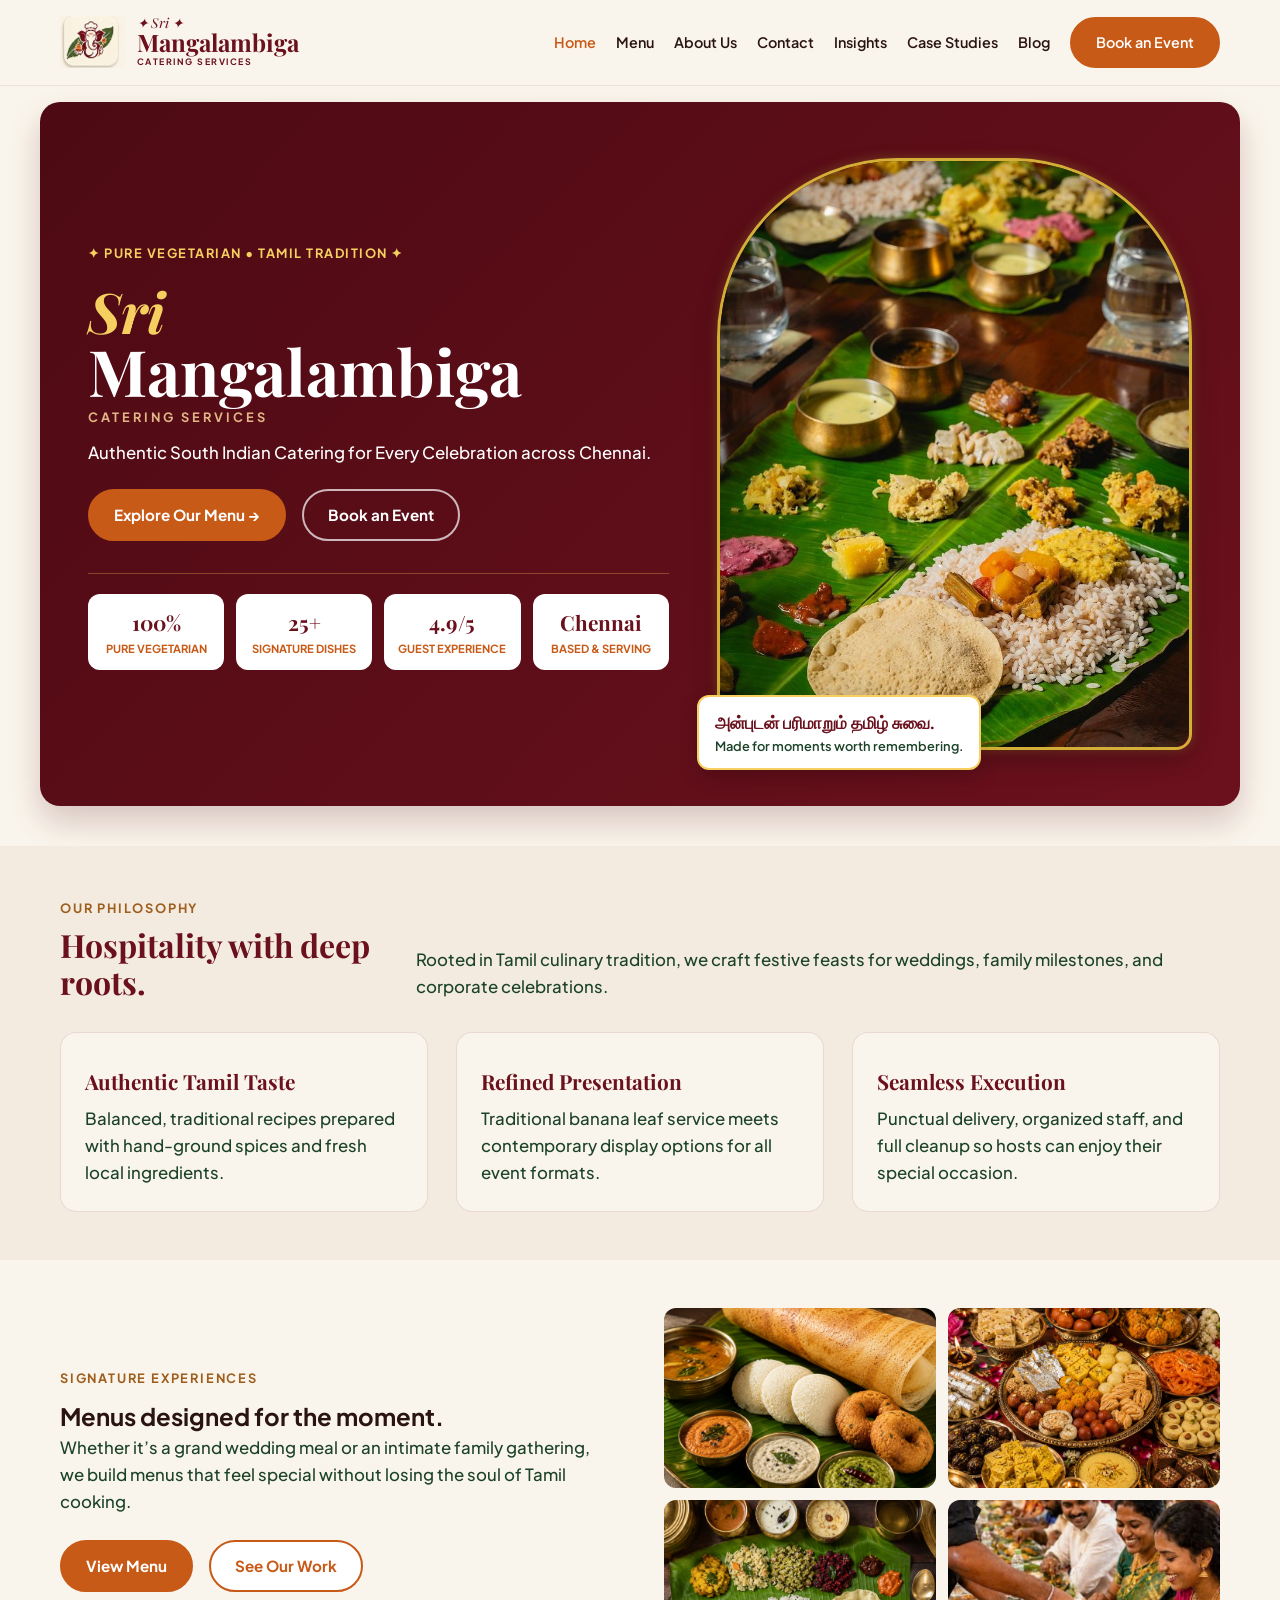
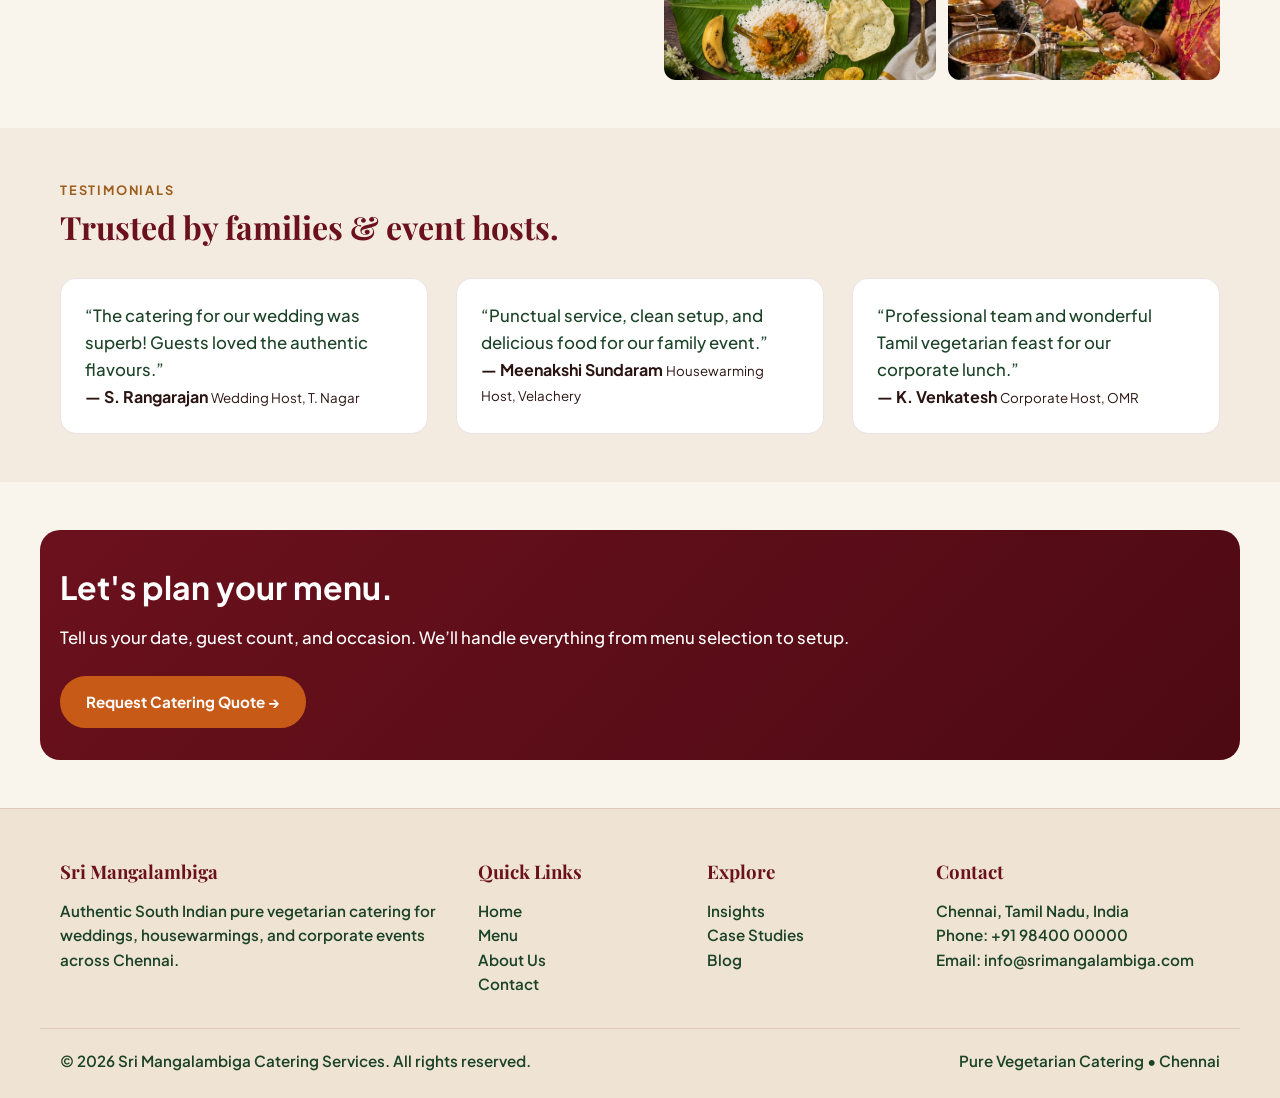
<file: index.html>
<!doctype html>
<html lang="en">
<head>
<meta charset="utf-8">
<meta name="viewport" content="width=device-width, initial-scale=1.0">
<meta name="description" content="Sri Mangalambiga Catering Services — premium pure vegetarian Tamil catering in Chennai.">
<title>Home | Sri Mangalambiga Catering Services</title>
<link rel="icon" href="assets/favicon.png">
<link rel="stylesheet" href="styles.css">
<!-- Google Fonts -->
<link rel="preconnect" href="https://fonts.googleapis.com">
<link rel="preconnect" href="https://fonts.gstatic.com" crossorigin>
<link href="https://fonts.googleapis.com/css2?family=Playfair+Display:ital,wght@0,600;0,700;1,400&family=Plus+Jakarta+Sans:wght@400;500;600;700&display=swap" rel="stylesheet">
</head>
<body>

<header class="site-header">
  <div class="container nav">
    <a class="brand" href="index.html">
      <img src="assets/logo.png" alt="Sri Mangalambiga logo mark">
      <div class="brand-text">
        <span class="brand-prefix">✦ Sri ✦</span>
        <strong class="brand-title">Mangalambiga</strong>
        <small class="brand-subtitle">CATERING SERVICES</small>
      </div>
    </a>
    <button class="menu-toggle" aria-label="Open navigation">☰</button>
    <nav class="nav-links">
      <a class="active" href="index.html">Home</a>
      <a href="menu.html">Menu</a>
      <a href="about.html">About Us</a>
      <a href="contact.html">Contact</a>
      <a href="insights.html">Insights</a>
      <a href="case-studies.html">Case Studies</a>
      <a href="blog.html">Blog</a>
      <a class="btn btn-gold" href="contact.html">Book an Event</a>
    </nav>
  </div>
</header>

<main>
<section class="container hero-dark">
 <div class="hero">
  <div>
    <span class="eyebrow eyebrow-light">✦ PURE VEGETARIAN • TAMIL TRADITION ✦</span>
    
    <h1 class="hero-brand-heading">
      <span class="brand-prefix-large">Sri</span>
      <strong class="brand-title-large">Mangalambiga</strong>
      <small class="brand-subtitle-light">CATERING SERVICES</small>
    </h1>
    
    <p class="lead lead-light">Authentic South Indian Catering for Every Celebration across Chennai.</p>
    
    <div class="actions">
      <a class="btn btn-gold" href="menu.html">Explore Our Menu →</a>
      <a class="btn btn-outline-light" href="contact.html">Book an Event</a>
    </div>
    
    <div class="stat-row-light">
     <div class="stat"><b>100%</b><span>Pure Vegetarian</span></div>
     <div class="stat"><b>25+</b><span>Signature Dishes</span></div>
     <div class="stat"><b>4.9/5</b><span>Guest Experience</span></div>
     <div class="stat"><b>Chennai</b><span>Based & Serving</span></div>
    </div>
  </div>
  
  <div class="hero-visual">
    <div class="hero-card">
      <img src="assets/tamil-vegetarian-feast.jpg" alt="Indian vegetarian food served for a celebration">
    </div>
    <div class="hero-stamp-dark">
      <b>அன்புடன் பரிமாறும் தமிழ் சுவை.</b>
      <span>Made for moments worth remembering.</span>
    </div>
  </div>
 </div>
</section>

<section class="section alt">
 <div class="container">
  <div class="section-head">
   <div>
    <span class="eyebrow">OUR PHILOSOPHY</span>
    <h2>Hospitality with deep roots.</h2>
   </div>
   <p>Rooted in Tamil culinary tradition, we craft festive feasts for weddings, family milestones, and corporate celebrations.</p>
  </div>
  <div class="grid-3">
   <div class="card">
    <h3>Authentic Tamil Taste</h3>
    <p>Balanced, traditional recipes prepared with hand-ground spices and fresh local ingredients.</p>
   </div>
   <div class="card">
    <h3>Refined Presentation</h3>
    <p>Traditional banana leaf service meets contemporary display options for all event formats.</p>
   </div>
   <div class="card">
    <h3>Seamless Execution</h3>
    <p>Punctual delivery, organized staff, and full cleanup so hosts can enjoy their special occasion.</p>
   </div>
  </div>
 </div>
</section>

<section class="section">
 <div class="container">
  <div class="split">
   <div>
    <span class="eyebrow">SIGNATURE EXPERIENCES</span>
    <h2>Menus designed for the moment.</h2>
    <p>Whether it’s a grand wedding meal or an intimate family gathering, we build menus that feel special without losing the soul of Tamil cooking.</p>
    <div class="actions">
      <a class="btn btn-gold" href="menu.html">View Menu</a>
      <a class="btn btn-secondary" href="case-studies.html">See Our Work</a>
    </div>
   </div>
   <div class="food-row">
    <img src="assets/new bf.png" alt="Fresh idli sambar spread">
    <img src="assets/grand sweet.jpeg" alt="Variety of Sweets">
    <img src="assets/south feast.png" alt="Traditional South Indian meals spread">
    <img src="assets/graceful cs.jpeg" alt="Graceful Serving">
   </div>
  </div>
 </div>
</section>

<section class="section alt">
 <div class="container">
  <div class="section-head">
   <div>
    <span class="eyebrow">TESTIMONIALS</span>
    <h2>Trusted by families & event hosts.</h2>
   </div>
  </div>
  <div class="grid-3">
   <div class="card testimonial">
    <p>“The catering for our wedding was superb! Guests loved the authentic flavours.”</p>
    <b>— S. Rangarajan</b>
    <small>Wedding Host, T. Nagar</small>
   </div>
   <div class="card testimonial">
    <p>“Punctual service, clean setup, and delicious food for our family event.”</p>
    <b>— Meenakshi Sundaram</b>
    <small>Housewarming Host, Velachery</small>
   </div>
   <div class="card testimonial">
    <p>“Professional team and wonderful Tamil vegetarian feast for our corporate lunch.”</p>
    <b>— K. Venkatesh</b>
    <small>Corporate Host, OMR</small>
   </div>
  </div>
 </div>
</section>

<section class="section container">
 <div class="cta-card">
  <h2>Let's plan your menu.</h2>
  <p>Tell us your date, guest count, and occasion. We’ll handle everything from menu selection to setup.</p>
  <a class="btn btn-cta" href="contact.html">Request Catering Quote →</a>
 </div>
</section>
</main>

<footer>
 <div class="container footer-grid">
  <div>
   <h3>Sri Mangalambiga</h3>
   <p>Authentic South Indian pure vegetarian catering for weddings, housewarmings, and corporate events across Chennai.</p>
  </div>
  <div>
   <h3>Quick Links</h3>
   <p><a href="index.html">Home</a></p>
   <p><a href="menu.html">Menu</a></p>
   <p><a href="about.html">About Us</a></p>
   <p><a href="contact.html">Contact</a></p>
  </div>
  <div>
   <h3>Explore</h3>
   <p><a href="insights.html">Insights</a></p>
   <p><a href="case-studies.html">Case Studies</a></p>
   <p><a href="blog.html">Blog</a></p>
  </div>
  <div>
   <h3>Contact</h3>
   <p>Chennai, Tamil Nadu, India</p>
   <p>Phone: +91 98400 00000</p>
   <p>Email: info@srimangalambiga.com</p>
  </div>
 </div>
 <div class="container footer-bottom">
  <span>© 2026 Sri Mangalambiga Catering Services. All rights reserved.</span>
  <span>Pure Vegetarian Catering • Chennai</span>
 </div>
</footer>

<script>
  // Mobile Navigation Menu Toggle
  const toggleBtn = document.querySelector('.menu-toggle');
  const navLinks = document.querySelector('.nav-links');
  
  toggleBtn.addEventListener('click', () => {
    if (navLinks.style.display === 'flex') {
      navLinks.style.display = 'none';
    } else {
      navLinks.style.display = 'flex';
      navLinks.style.flexDirection = 'column';
      navLinks.style.position = 'absolute';
      navLinks.style.top = '100%';
      navLinks.style.left = '0';
      navLinks.style.right = '0';
      navLinks.style.background = '#FAF5EC';
      navLinks.style.padding = '20px';
      navLinks.style.boxShadow = '0 10px 20px rgba(0,0,0,0.1)';
    }
  });
</script>

</body>
</html>
</file>
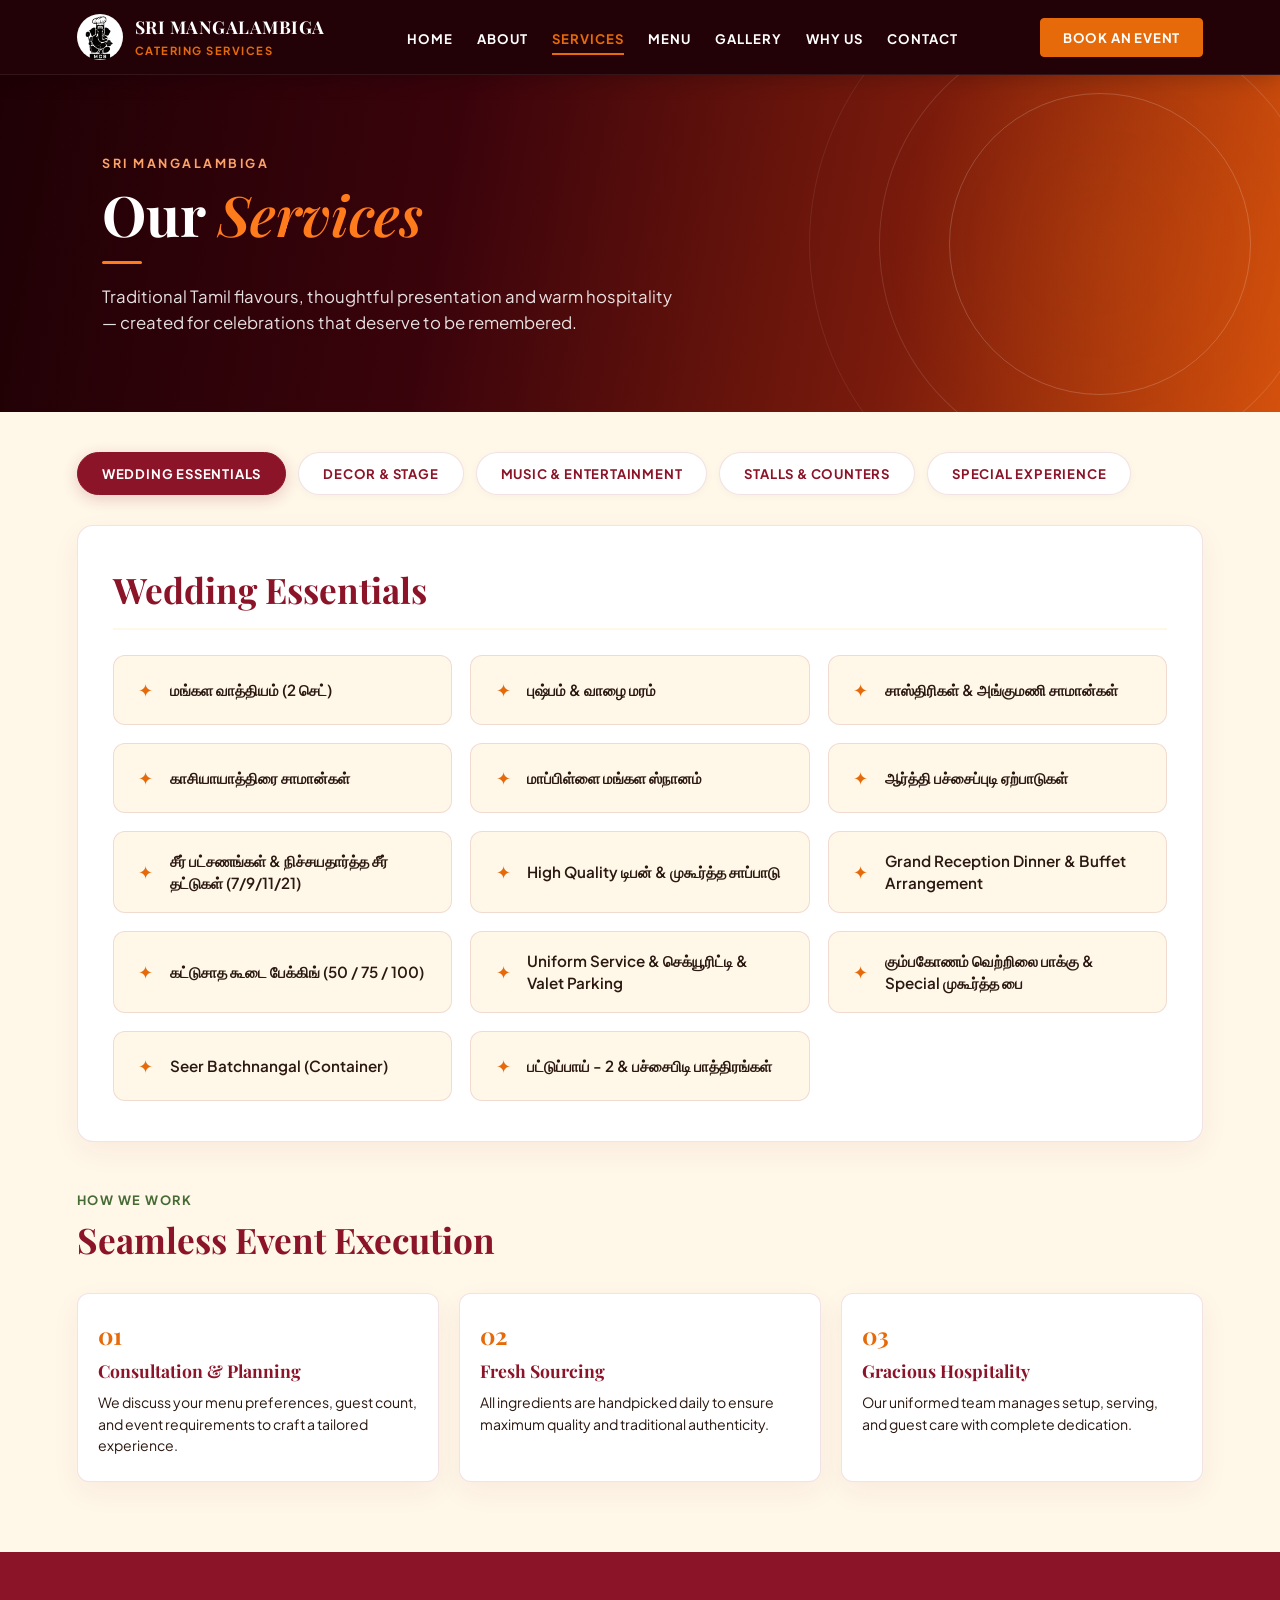
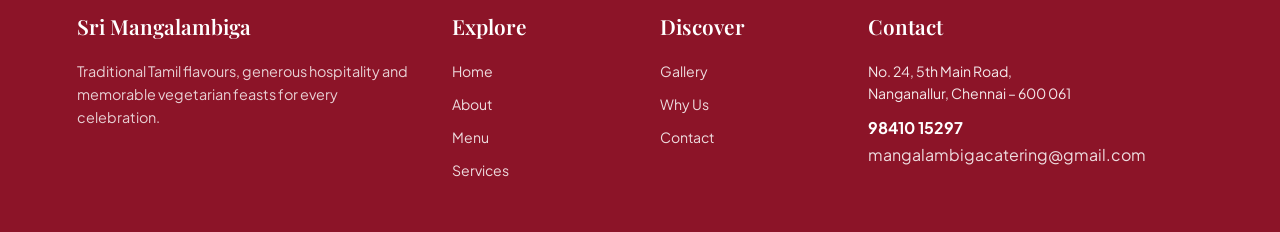
<file: services.html>
<!DOCTYPE html>
<html lang="en">

<head>
    <meta charset="UTF-8">
    <meta name="viewport" content="width=device-width, initial-scale=1.0">
    <title>Services | Sri Mangalambiga Catering Services</title>
    
    <link rel="preconnect" href="https://fonts.googleapis.com">
    <link rel="preconnect" href="https://fonts.gstatic.com" crossorigin>
    <link href="https://fonts.googleapis.com/css2?family=Playfair+Display:ital,wght@0,600;0,700;1,600;1,700&family=Plus+Jakarta+Sans:wght@400;500;600;700&display=swap" rel="stylesheet">

    <style>
        :root {
            --deep-maroon: #8C1428;
            --burnt-orange: #E66A0A;
            --leaf-green: #476B35;
            --warm-ivory: #FFF7E8;
            --bg-dark-maroon: #230207;
            
            --text-heading: #8C1428;
            --text-body: #2B1810;

            --border-light: rgba(140, 20, 40, 0.12);
            --card-shadow: 0 10px 30px rgba(140, 20, 40, 0.05);

            --font-heading: 'Playfair Display', serif;
            --font-body: 'Plus Jakarta Sans', sans-serif;
        }

        body.inner-page {
            background-color: var(--warm-ivory);
            color: var(--text-body);
            font-family: var(--font-body);
            margin: 0;
            padding: 0;
            -webkit-font-smoothing: antialiased;
        }

        /* HEADER NAVBAR */
        header.navbar {
            position: sticky;
            top: 0;
            z-index: 1000;
            background: #230207;
            border-bottom: 1px solid rgba(255, 255, 255, 0.08);
            padding: 14px 6%;
            display: flex;
            align-items: center;
            justify-content: space-between;
            box-shadow: 0 4px 20px rgba(0, 0, 0, 0.2);
        }

        .navbar .logo {
            display: flex;
            align-items: center;
            gap: 12px;
            text-decoration: none;
        }

        .navbar .logo img {
            height: 46px;
            width: auto;
            border-radius: 50%;
        }

        .navbar .logo-text strong {
            display: block;
            color: #FFFFFF;
            font-family: var(--font-heading);
            font-size: 1.1rem;
            letter-spacing: 0.5px;
        }

        .navbar .logo-text span {
            color: var(--burnt-orange);
            font-size: 0.7rem;
            letter-spacing: 1.5px;
            font-weight: 700;
            font-family: var(--font-body);
        }

        .nav-links {
            display: flex;
            list-style: none;
            gap: 24px;
            margin: 0;
            padding: 0;
        }

        .nav-links li a {
            color: #FFFFFF !important;
            text-decoration: none;
            font-weight: 700;
            font-size: 0.82rem;
            letter-spacing: 1px;
            text-transform: uppercase;
            transition: opacity 0.2s ease;
            padding: 6px 0;
            font-family: var(--font-body);
        }

        .nav-links li a.active {
            color: var(--burnt-orange) !important;
            border-bottom: 2px solid var(--burnt-orange);
        }

        .nav-button {
            background: var(--burnt-orange);
            color: #ffffff !important;
            padding: 10px 22px;
            font-weight: 700;
            font-size: 0.82rem;
            letter-spacing: 0.8px;
            border-radius: 4px;
            text-decoration: none;
            transition: all 0.3s ease;
            font-family: var(--font-body);
            border: 1px solid var(--burnt-orange);
        }

        .mobile-menu-btn {
            display: none;
            flex-direction: column;
            gap: 5px;
            background: none;
            border: none;
            cursor: pointer;
            padding: 5px;
        }

        .mobile-menu-btn span {
            width: 25px;
            height: 3px;
            background-color: #ffffff;
            border-radius: 2px;
        }

        /* HERO BANNER - LEFT ALIGNED WITH RINGS */
        .page-hero {
            background: linear-gradient(100deg, #1f0105 0%, #3a030b 35%, #7a1b0c 70%, #d4510c 100%);
            padding: 80px 8% 75px;
            text-align: left;
            position: relative;
            overflow: hidden;
            display: flex;
            align-items: center;
        }

        .hero-circles {
            position: absolute;
            right: -120px;
            top: 50%;
            transform: translateY(-50%);
            width: 600px;
            height: 600px;
            pointer-events: none;
        }

        .circle-ring {
            position: absolute;
            border-radius: 50%;
            border: 1px solid rgba(255, 255, 255, 0.15);
            top: 50%;
            left: 50%;
            transform: translate(-50%, -50%);
        }

        .circle-ring.r1 {
            width: 580px;
            height: 580px;
            border-color: rgba(255, 255, 255, 0.08);
        }

        .circle-ring.r2 {
            width: 440px;
            height: 440px;
            border-color: rgba(255, 255, 255, 0.12);
            background: radial-gradient(circle, rgba(230, 106, 10, 0.08) 0%, rgba(0,0,0,0) 70%);
        }

        .circle-ring.r3 {
            width: 300px;
            height: 300px;
            border-color: rgba(255, 255, 255, 0.18);
        }

        .hero-text-wrapper {
            max-width: 680px;
            position: relative;
            z-index: 2;
        }

        .page-hero-label {
            color: #fca369;
            font-size: 0.78rem;
            font-weight: 700;
            letter-spacing: 2.5px;
            text-transform: uppercase;
            display: block;
            margin-bottom: 12px;
            font-family: var(--font-body);
        }

        .page-hero h1 {
            color: #FFFFFF;
            font-family: var(--font-heading);
            font-size: 3.5rem;
            line-height: 1.1;
            margin: 0 0 16px;
            font-weight: 700;
        }

        .page-hero h1 span {
            color: #FF7B1C;
            font-style: italic;
            font-weight: 600;
        }

        .orange-line {
            width: 40px;
            height: 3px;
            background: #FF7B1C;
            margin: 0 0 20px 0;
            border-radius: 2px;
        }

        .page-hero p {
            color: rgba(255, 255, 255, 0.88);
            max-width: 580px;
            margin: 0;
            font-size: 1.05rem;
            line-height: 1.6;
            font-weight: 400;
            font-family: var(--font-body);
        }

        /* CATEGORY FILTER TABS */
        .category-nav-wrapper {
            display: flex;
            justify-content: flex-start;
            flex-wrap: wrap;
            gap: 12px;
            margin: 40px auto 30px;
            max-width: 1150px;
            padding: 0 6%;
        }

        .cat-tab-btn {
            background: #FFFFFF;
            border: 1.5px solid var(--border-light);
            color: var(--deep-maroon);
            padding: 12px 24px;
            font-size: 0.82rem;
            font-weight: 700;
            letter-spacing: 0.8px;
            cursor: pointer;
            border-radius: 30px;
            transition: all 0.25s ease;
            box-shadow: 0 2px 8px rgba(0, 0, 0, 0.03);
            font-family: var(--font-body);
        }

        .cat-tab-btn:hover {
            border-color: var(--leaf-green);
            color: var(--leaf-green);
            transform: translateY(-2px);
        }

        .cat-tab-btn.active-tab {
            background: var(--deep-maroon);
            color: #FFFFFF;
            border-color: var(--deep-maroon);
            box-shadow: 0 4px 15px rgba(140, 20, 40, 0.2);
        }

        /* SERVICES CONTENT AREA */
        .services-list-container {
            max-width: 1150px;
            margin: 0 auto 50px;
            padding: 0 6%;
        }

        .service-card {
            display: none;
            background: #FFFFFF;
            border: 1px solid var(--border-light);
            border-radius: 16px;
            padding: 40px 35px;
            box-shadow: var(--card-shadow);
            box-sizing: border-box;
        }

        .service-card.active-content {
            display: block;
        }

        .content-header {
            border-bottom: 2px solid var(--warm-ivory);
            padding-bottom: 15px;
            margin-bottom: 25px;
        }

        .content-header h3 {
            color: var(--deep-maroon);
            font-family: var(--font-heading);
            font-size: 2.2rem;
            font-weight: 700;
            margin: 0;
            text-align: left;
        }

        .services-grid {
            display: grid;
            grid-template-columns: repeat(auto-fill, minmax(310px, 1fr));
            gap: 18px;
        }

        .service-item-card {
            background: var(--warm-ivory);
            border: 1.5px solid rgba(140, 20, 40, 0.12);
            padding: 18px 22px;
            border-radius: 12px;
            display: flex;
            align-items: center;
            gap: 14px;
            min-height: 70px;
            transition: all 0.25s ease;
            box-sizing: border-box;
        }

        .service-item-card:hover {
            border-color: var(--leaf-green) !important;
            transform: translateY(-3px);
            box-shadow: 0 8px 20px rgba(71, 107, 53, 0.2);
            background: #FFFFFF;
        }

        .item-bullet {
            color: var(--burnt-orange);
            font-size: 1.1rem;
            display: flex;
            align-items: center;
            justify-content: center;
            min-width: 20px;
        }

        .item-text {
            color: var(--text-body);
            font-size: 0.95rem;
            font-weight: 600;
            line-height: 1.45;
            text-align: left;
            font-family: var(--font-body);
        }

        /* ADDITIONAL CONTENT SECTION ABOVE CTA */
        .service-process-section {
            max-width: 1150px;
            margin: 0 auto 70px;
            padding: 0 6%;
        }

        .process-title {
            text-align: left;
            margin-bottom: 30px;
        }

        .process-title span {
            color: var(--leaf-green);
            font-size: 0.8rem;
            font-weight: 700;
            letter-spacing: 1.5px;
            text-transform: uppercase;
            display: block;
            margin-bottom: 8px;
        }

        .process-title h2 {
            color: var(--deep-maroon);
            font-family: var(--font-heading);
            font-size: 2.2rem;
            margin: 0;
        }

        .process-grid {
            display: grid;
            grid-template-columns: repeat(auto-fit, minmax(240px, 1fr));
            gap: 20px;
        }

        .process-card {
            background: #FFFFFF;
            border: 1px solid var(--border-light);
            border-radius: 12px;
            padding: 25px 20px;
            box-shadow: var(--card-shadow);
            text-align: left;
        }

        .process-step {
            color: var(--burnt-orange);
            font-family: var(--font-heading);
            font-size: 1.5rem;
            font-weight: 700;
            margin-bottom: 8px;
            display: block;
        }

        .process-card h4 {
            color: var(--deep-maroon);
            font-size: 1.1rem;
            margin: 0 0 10px 0;
            font-family: var(--font-heading);
        }

        .process-card p {
            color: var(--text-body);
            font-size: 0.88rem;
            line-height: 1.5;
            margin: 0;
            font-family: var(--font-body);
        }

        /* CTA BANNER (MATCHING SCREENSHOT) */
        .cta-banner {
            background: linear-gradient(100deg, #1f0105 0%, #3a030b 35%, #7a1b0c 70%, #d4510c 100%);
            padding: 60px 20px;
            text-align: center;
            position: relative;
            overflow: hidden;
            border-bottom: 3px solid var(--burnt-orange);
        }

        .cta-banner h2 {
            color: #FFFFFF;
            font-family: var(--font-heading);
            font-size: 2.8rem;
            margin: 0 0 15px;
            font-weight: 400;
        }

        .cta-banner h2 span {
            color: #FF7B1C;
            font-style: italic;
        }

        .cta-banner p {
            color: rgba(255, 255, 255, 0.9);
            font-size: 1rem;
            max-width: 650px;
            margin: 0 auto 30px;
            line-height: 1.5;
            font-family: var(--font-body);
        }

        .cta-btn {
            background: var(--burnt-orange);
            color: #FFFFFF;
            border: none;
            padding: 14px 32px;
            font-size: 0.85rem;
            font-weight: 700;
            letter-spacing: 1px;
            border-radius: 6px;
            cursor: pointer;
            text-decoration: none;
            display: inline-block;
            transition: all 0.3s ease;
            box-shadow: 0 4px 15px rgba(230, 106, 10, 0.3);
            font-family: var(--font-body);
        }

        .cta-btn:hover {
            background: #c55700;
            transform: translateY(-2px);
        }

        /* MAIN FOOTER (MATCHING SCREENSHOT) */
        .site-footer {
            background: #8C1428;
            color: #FFFFFF;
            padding: 60px 6% 40px;
            font-family: var(--font-body);
        }

        .footer-grid {
            max-width: 1150px;
            margin: 0 auto;
            display: grid;
            grid-template-columns: 2fr 1fr 1fr 2fr;
            gap: 40px;
        }

        .footer-col h3 {
            font-family: var(--font-heading);
            font-size: 1.3rem;
            margin: 0 0 20px 0;
            color: #FFFFFF;
            font-weight: 600;
        }

        .footer-col p {
            color: rgba(255, 255, 255, 0.8);
            font-size: 0.9rem;
            line-height: 1.6;
            margin: 0;
        }

        .footer-links {
            list-style: none;
            padding: 0;
            margin: 0;
        }

        .footer-links li {
            margin-bottom: 12px;
        }

        .footer-links li a {
            color: rgba(255, 255, 255, 0.85);
            text-decoration: none;
            font-size: 0.88rem;
            transition: color 0.2s ease;
        }

        .footer-links li a:hover {
            color: #FF7B1C;
        }

        .contact-info p {
            margin-bottom: 10px;
            color: rgba(255, 255, 255, 0.9);
            font-size: 0.88rem;
        }

        .contact-info .phone {
            font-weight: 700;
            color: #FFFFFF;
            margin-top: 12px;
            display: block;
        }

        .contact-info .email {
            color: rgba(255, 255, 255, 0.85);
            word-break: break-all;
            display: block;
            margin-top: 6px;
        }

        @media (max-width: 900px) {
            .mobile-menu-btn {
                display: flex;
            }

            .page-hero h1 {
                font-size: 2.3rem;
            }

            .category-nav-wrapper {
                flex-direction: column;
                align-items: stretch;
            }

            .cat-tab-btn {
                text-align: center;
            }

            .services-grid {
                grid-template-columns: 1fr;
            }

            .hero-circles {
                opacity: 0.3;
                right: -200px;
            }

            .footer-grid {
                grid-template-columns: 1fr 1fr;
            }

            .cta-banner h2 {
                font-size: 2rem;
            }
        }

        @media (max-width: 550px) {
            .footer-grid {
                grid-template-columns: 1fr;
            }
        }
    </style>
</head>

<body class="inner-page">

    <header class="navbar">
        <a href="index.html" class="logo">
            <img src="mcs-logo.jpeg" alt="Sri Mangalambiga">
            <div class="logo-text">
                <strong>SRI MANGALAMBIGA</strong>
                <span>CATERING SERVICES</span>
            </div>
        </a>

        <button class="mobile-menu-btn" onclick="toggleMobileMenu()" aria-label="Toggle Menu">
            <span></span>
            <span></span>
            <span></span>
        </button>

        <nav id="nav-menu">
            <ul class="nav-links">
                <li><a href="index.html">HOME</a></li>
                <li><a href="about.html">ABOUT</a></li>
                <li><a href="services.html" class="active">SERVICES</a></li>
                <li><a href="menu.html">MENU</a></li>
                <li><a href="gallery.html">GALLERY</a></li>
                <li><a href="why-us.html">WHY US</a></li>
                <li><a href="contact.html">CONTACT</a></li>
            </ul>
        </nav>

        <a href="contact.html" class="nav-button">BOOK AN EVENT</a>
    </header>

    <section class="page-hero">
        <div class="hero-circles">
            <div class="circle-ring r1"></div>
            <div class="circle-ring r2"></div>
            <div class="circle-ring r3"></div>
        </div>

        <div class="hero-text-wrapper">
            <span class="page-hero-label">SRI MANGALAMBIGA</span>
            <h1>Our <span>Services</span></h1>
            <div class="orange-line"></div>
            <p>
                Traditional Tamil flavours, thoughtful presentation and warm hospitality — created for celebrations that deserve to be remembered.
            </p>
        </div>
    </section>

    <div class="category-nav-wrapper">
        <button class="cat-tab-btn active-tab" onclick="switchCategory('wedding-essentials', event)">WEDDING ESSENTIALS</button>
        <button class="cat-tab-btn" onclick="switchCategory('decor-stage', event)">DECOR & STAGE</button>
        <button class="cat-tab-btn" onclick="switchCategory('music-entertainment', event)">MUSIC & ENTERTAINMENT</button>
        <button class="cat-tab-btn" onclick="switchCategory('stalls-counters', event)">STALLS & COUNTERS</button>
        <button class="cat-tab-btn" onclick="switchCategory('special-experience', event)">SPECIAL EXPERIENCE</button>
    </div>

    <section class="services-list-container">

        <div id="wedding-essentials" class="service-card active-content">
            <div class="content-header">
                <h3>Wedding Essentials</h3>
            </div>
            <div class="services-grid">
                <div class="service-item-card"><span class="item-bullet">✦</span><span class="item-text">மங்கள வாத்தியம் (2 செட்)</span></div>
                <div class="service-item-card"><span class="item-bullet">✦</span><span class="item-text">புஷ்பம் & வாழை மரம்</span></div>
                <div class="service-item-card"><span class="item-bullet">✦</span><span class="item-text">சாஸ்திரிகள் & அங்குமணி சாமான்கள்</span></div>
                <div class="service-item-card"><span class="item-bullet">✦</span><span class="item-text">காசியாயாத்திரை சாமான்கள்</span></div>
                <div class="service-item-card"><span class="item-bullet">✦</span><span class="item-text">மாப்பிள்ளை மங்கள ஸ்நானம்</span></div>
                <div class="service-item-card"><span class="item-bullet">✦</span><span class="item-text">ஆர்த்தி பச்சைப்புடி ஏற்பாடுகள்</span></div>
                <div class="service-item-card"><span class="item-bullet">✦</span><span class="item-text">சீர் பட்சணங்கள் & நிச்சயதார்த்த சீர் தட்டுகள் (7/9/11/21)</span></div>
                <div class="service-item-card"><span class="item-bullet">✦</span><span class="item-text">High Quality டிபன் & முகூர்த்த சாப்பாடு</span></div>
                <div class="service-item-card"><span class="item-bullet">✦</span><span class="item-text">Grand Reception Dinner & Buffet Arrangement</span></div>
                <div class="service-item-card"><span class="item-bullet">✦</span><span class="item-text">கட்டுசாத கூடை பேக்கிங் (50 / 75 / 100)</span></div>
                <div class="service-item-card"><span class="item-bullet">✦</span><span class="item-text">Uniform Service & செக்யூரிட்டி & Valet Parking</span></div>
                <div class="service-item-card"><span class="item-bullet">✦</span><span class="item-text">கும்பகோணம் வெற்றிலை பாக்கு & Special முகூர்த்த பை</span></div>
                <div class="service-item-card"><span class="item-bullet">✦</span><span class="item-text">Seer Batchnangal (Container)</span></div>
                <div class="service-item-card"><span class="item-bullet">✦</span><span class="item-text">பட்டுப்பாய் - 2 & பச்சைபிடி பாத்திரங்கள்</span></div>
            </div>
        </div>

        <div id="decor-stage" class="service-card">
            <div class="content-header">
                <h3>Decor & Stage</h3>
            </div>
            <div class="services-grid">
                <div class="service-item-card"><span class="item-bullet">✦</span><span class="item-text">Stage Decoration, Drums & Extra Items</span></div>
                <div class="service-item-card"><span class="item-bullet">✦</span><span class="item-text">கோலம் அரேஞ்ச்மென்ட்</span></div>
                <div class="service-item-card"><span class="item-bullet">✦</span><span class="item-text">வெல்கம் செட்</span></div>
                <div class="service-item-card"><span class="item-bullet">✦</span><span class="item-text">டைனிங் டேபிள் டெக்கரேஷன்</span></div>
                <div class="service-item-card"><span class="item-bullet">✦</span><span class="item-text">ஊஞ்சல் & Bed Decoration</span></div>
                <div class="service-item-card"><span class="item-bullet">✦</span><span class="item-text">ஆர்த்தி Plate Decoration</span></div>
                <div class="service-item-card"><span class="item-bullet">✦</span><span class="item-text">Wedding Kolu</span></div>
                <div class="service-item-card"><span class="item-bullet">✦</span><span class="item-text">காசியாயாத்திரை Floor Decoration</span></div>
            </div>
        </div>

        <div id="music-entertainment" class="service-card">
            <div class="content-header">
                <h3>Music & Entertainment</h3>
            </div>
            <div class="services-grid">
                <div class="service-item-card"><span class="item-bullet">✦</span><span class="item-text">Light Music / DJ / Karnatic Music</span></div>
                <div class="service-item-card"><span class="item-bullet">✦</span><span class="item-text">செண்டை மேளம்</span></div>
                <div class="service-item-card"><span class="item-bullet">✦</span><span class="item-text">Drums & Crackers / முகூர்த்த Shot</span></div>
                <div class="service-item-card"><span class="item-bullet">✦</span><span class="item-text">ஊஞ்சல் பாட்டு</span></div>
            </div>
        </div>

        <div id="stalls-counters" class="service-card">
            <div class="content-header">
                <h3>Stalls & Counters</h3>
            </div>
            <div class="services-grid">
                <div class="service-item-card"><span class="item-bullet">✦</span><span class="item-text">குடந்தை டிகிரி காபி Stall & ஜூஸ் கவுண்டர்</span></div>
                <div class="service-item-card"><span class="item-bullet">✦</span><span class="item-text">Ice Cream & Beeda Counter</span></div>
                <div class="service-item-card"><span class="item-bullet">✦</span><span class="item-text">Fresh Juice & Fresh Cut Fruits</span></div>
            </div>
        </div>

        <div id="special-experience" class="service-card">
            <div class="content-header">
                <h3>Special Experience</h3>
            </div>
            <div class="services-grid">
                <div class="service-item-card"><span class="item-bullet">✦</span><span class="item-text">Photo & Video (Live Photo & Live Art)</span></div>
                <div class="service-item-card"><span class="item-bullet">✦</span><span class="item-text">ஜானவாச கார் / Charriot / குதிரை</span></div>
                <div class="service-item-card"><span class="item-bullet">✦</span><span class="item-text">Bridal / Groom Makeup</span></div>
            </div>
        </div>

    </section>

    <section class="service-process-section">
        <div class="process-title">
            <span>HOW WE WORK</span>
            <h2>Seamless Event Execution</h2>
        </div>
        <div class="process-grid">
            <div class="process-card">
                <span class="process-step">01</span>
                <h4>Consultation & Planning</h4>
                <p>We discuss your menu preferences, guest count, and event requirements to craft a tailored experience.</p>
            </div>
            <div class="process-card">
                <span class="process-step">02</span>
                <h4>Fresh Sourcing</h4>
                <p>All ingredients are handpicked daily to ensure maximum quality and traditional authenticity.</p>
            </div>
            <div class="process-card">
                <span class="process-step">03</span>
                <h4>Gracious Hospitality</h4>
                <p>Our uniformed team manages setup, serving, and guest care with complete dedication.</p>
            </div>
        </div>
    </section>


    <footer class="site-footer">
        <div class="footer-grid">
            <div class="footer-col">
                <h3>Sri Mangalambiga</h3>
                <p>Traditional Tamil flavours, generous hospitality and memorable vegetarian feasts for every celebration.</p>
            </div>
            <div class="footer-col">
                <h3>Explore</h3>
                <ul class="footer-links">
                    <li><a href="index.html">Home</a></li>
                    <li><a href="about.html">About</a></li>
                    <li><a href="menu.html">Menu</a></li>
                    <li><a href="services.html">Services</a></li>
                </ul>
            </div>
            <div class="footer-col">
                <h3>Discover</h3>
                <ul class="footer-links">
                    <li><a href="gallery.html">Gallery</a></li>
                    <li><a href="why-us.html">Why Us</a></li>
                    <li><a href="contact.html">Contact</a></li>
                </ul>
            </div>
            <div class="footer-col contact-info">
                <h3>Contact</h3>
                <p>No. 24, 5th Main Road,<br>Nanganallur, Chennai – 600 061</p>
                <span class="phone">98410 15297</span>
                <span class="email">mangalambigacatering@gmail.com</span>
            </div>
        </div>
    </footer>

    <script>
        function switchCategory(categoryId, event) {
            const cards = document.querySelectorAll('.service-card');
            cards.forEach(card => card.classList.remove('active-content'));

            const tabs = document.querySelectorAll('.cat-tab-btn');
            tabs.forEach(tab => tab.classList.remove('active-tab'));

            document.getElementById(categoryId).classList.add('active-content');
            event.currentTarget.classList.add('active-tab');
        }

        function toggleMobileMenu() {
            const nav = document.getElementById('nav-menu');
            nav.classList.toggle('mobile-active');
        }
    </script>

</body>

</html>
</file>
<file: styles.css>
/* ==========================================================================
   GLOBAL DESIGN TOKENS
   ========================================================================== */
:root {
  /* Primary Colors */
  --crimson-dark:    #4D0A13;
  --crimson-primary: #6B111D;
  --bg-cream:        #FAF5EC;
  --bg-cream-alt:    #F3EBE0;

  /* Accent Colors */
  --burnt-orange:    #C85A17;
  --burnt-orange-hover:#A0440E;
  --dark-green:      #1C4328; /* High contrast body text on light backgrounds */
  --gold-accent:     #9E5E1D;

  /* Text Colors */
  --text-dark:       #2A1412;
  --text-white:      #FFFFFF;

  /* Fonts */
  --font-heading: 'Playfair Display', Georgia, serif;
  --font-body:    'Plus Jakarta Sans', -apple-system, sans-serif;
}

/* Base Reset */
*, *::before, *::after {
  box-sizing: border-box;
  margin: 0;
  padding: 0;
}

html {
  scroll-behavior: smooth;
}

body {
  font-family: var(--font-body);
  background-color: var(--bg-cream);
  color: var(--text-dark);
  line-height: 1.6;
  overflow-x: hidden;
}

/* Global Container */
.container {
  width: 100%;
  max-width: 1200px;
  margin: 0 auto;
  padding: 0 20px;
}

/* Responsive Image System */
img {
  max-width: 100%;
  height: auto;
  display: block;
  transition: transform 0.4s cubic-bezier(0.165, 0.84, 0.44, 1), box-shadow 0.4s ease, filter 0.3s ease;
}

/* Image Hover Animations Across All Devices */
@media (hover: hover) {
  img:hover,
  .hero-card img:hover,
  .food-row img:hover,
  .brand img:hover {
    transform: scale(1.03) translateY(-4px);
    box-shadow: 0 12px 24px rgba(0, 0, 0, 0.18);
    filter: brightness(1.02);
  }
}

/* Subtitle & Body Text Defaults */
p, .section p, .card p {
  color: var(--dark-green);
  font-weight: 500;
  font-size: 1.05rem;
  line-height: 1.6;
}

.eyebrow {
  display: inline-block;
  color: var(--gold-accent);
  font-weight: 700;
  letter-spacing: 1.8px;
  text-transform: uppercase;
  font-size: 0.8rem;
  margin-bottom: 8px;
}

/* ==========================================================================
   BUTTONS (BURNT ORANGE & RESPONSIVE)
   ========================================================================== */
.btn {
  display: inline-flex;
  align-items: center;
  justify-content: center;
  text-decoration: none;
  font-family: var(--font-body);
  border-radius: 30px;
  padding: 12px 24px;
  font-weight: 700;
  font-size: 0.95rem;
  cursor: pointer;
  transition: all 0.25s ease;
  text-align: center;
  border: 2px solid transparent;
}

/* Primary Action Buttons: Burnt Orange */
.btn-gold,
.btn-primary,
.btn-cta {
  background-color: var(--burnt-orange) !important;
  color: var(--text-white) !important;
  border-color: var(--burnt-orange) !important;
}

.btn-gold:hover,
.btn-primary:hover,
.btn-cta:hover {
  background-color: var(--burnt-orange-hover) !important;
  border-color: var(--burnt-orange-hover) !important;
  transform: translateY(-2px);
}

.btn-outline-light {
  background-color: transparent;
  color: var(--text-white);
  border: 2px solid rgba(255, 255, 255, 0.7);
}

.btn-outline-light:hover {
  border-color: var(--text-white);
  background-color: rgba(255, 255, 255, 0.15);
}

.btn-secondary {
  background-color: var(--text-white);
  color: var(--burnt-orange);
  border: 2px solid var(--burnt-orange);
}

.btn-secondary:hover {
  background-color: var(--burnt-orange);
  color: var(--text-white);
}

.actions {
  display: flex;
  flex-wrap: wrap;
  gap: 16px;
  align-items: center;
  margin-top: 24px;
  margin-bottom: 32px;
}

/* ==========================================================================
   HEADER & NAVIGATION
   ========================================================================== */
.site-header {
  background-color: var(--bg-cream);
  padding: 16px 0;
  border-bottom: 1px solid rgba(107, 17, 29, 0.08);
  position: sticky;
  top: 0;
  z-index: 1000;
}

.nav {
  display: flex;
  align-items: center;
  justify-content: space-between;
}

.brand {
  display: flex;
  align-items: center;
  gap: 12px;
  text-decoration: none;
}

.brand img {
  height: 52px;
  width: auto;
  object-fit: contain;
}

.brand-text {
  display: flex;
  flex-direction: column;
  align-items: flex-start;
}

.brand-prefix {
  font-family: var(--font-heading);
  font-size: 0.85rem;
  font-style: italic;
  color: var(--crimson-primary);
  line-height: 1;
}

.brand-title {
  font-family: var(--font-heading);
  font-size: 1.5rem;
  font-weight: 700;
  color: var(--crimson-primary);
  line-height: 1.05;
}

.brand-subtitle {
  font-size: 0.55rem;
  font-weight: 700;
  letter-spacing: 1.5px;
  color: var(--crimson-primary);
  text-transform: uppercase;
}

.nav-links {
  display: flex;
  align-items: center;
  gap: 20px;
}

.nav-links a {
  text-decoration: none;
  color: var(--text-dark);
  font-weight: 600;
  font-size: 0.9rem;
  transition: color 0.2s ease;
}

.nav-links a:hover,
.nav-links a.active {
  color: var(--burnt-orange);
}

.menu-toggle {
  display: none;
  background: none;
  border: none;
  font-size: 1.8rem;
  cursor: pointer;
  color: var(--crimson-primary);
}

/* ==========================================================================
   HERO SECTION
   ========================================================================== */
.hero-dark {
  background: linear-gradient(135deg, var(--crimson-dark) 0%, var(--crimson-primary) 100%);
  border-radius: 20px;
  padding: 32px 20px;
  margin-top: 16px;
  margin-bottom: 40px;
  color: var(--text-white);
  box-shadow: 0 16px 32px rgba(82, 10, 19, 0.2);
}

.hero {
  display: grid;
  grid-template-columns: 1fr;
  gap: 32px;
  align-items: center;
}

.eyebrow-light {
  color: #F5D061;
  font-weight: 700;
  letter-spacing: 1.5px;
}

.hero-brand-heading {
  font-family: var(--font-heading);
  margin: 12px 0 16px;
  line-height: 1;
}

.brand-prefix-large {
  display: block;
  font-size: 2.8rem;
  font-weight: 700;
  font-style: italic;
  color: #F5D061;
}

.brand-title-large {
  display: block;
  font-size: 3rem;
  font-weight: 700;
  color: var(--text-white);
}

.brand-subtitle-light {
  display: block;
  font-size: 0.8rem;
  font-weight: 700;
  letter-spacing: 3px;
  color: #E2B686;
  text-transform: uppercase;
  margin-top: 8px;
  font-family: var(--font-body);
}

/* White Subtitle Text Fix for Dark Background */
.hero-dark p,
.hero-dark .lead,
.lead-light {
  color: var(--text-white) !important;
  font-size: 1.05rem;
  line-height: 1.5;
}

.hero-visual {
  position: relative;
  width: 100%;
}

.hero-card img {
  width: 100%;
  border-radius: 16px;
  box-shadow: 0 12px 28px rgba(0, 0, 0, 0.25);
  object-fit: cover;
}

.hero-stamp-dark {
  background: var(--text-white);
  border: 2px solid #F5D061;
  border-radius: 12px;
  padding: 12px 16px;
  margin-top: 16px;
  box-shadow: 0 8px 20px rgba(0, 0, 0, 0.15);
}

.hero-stamp-dark b {
  display: block;
  color: var(--crimson-primary);
  font-family: var(--font-heading);
  font-size: 1.05rem;
}

.hero-stamp-dark span {
  display: block;
  color: var(--dark-green);
  font-size: 0.8rem;
  font-weight: 600;
}

/* Stat Box Grid System */
.stat-row-light {
  display: grid;
  grid-template-columns: repeat(2, 1fr);
  gap: 12px;
  padding-top: 20px;
  border-top: 1px solid rgba(245, 208, 97, 0.3);
}

.stat-row-light .stat {
  background: var(--text-white);
  padding: 12px 10px;
  border-radius: 12px;
  text-align: center;
}

.stat-row-light .stat b {
  display: block;
  font-family: var(--font-heading);
  font-size: 1.3rem;
  color: var(--crimson-primary);
}

.stat-row-light .stat span {
  display: block;
  font-size: 0.7rem;
  font-weight: 700;
  color: var(--burnt-orange);
  text-transform: uppercase;
}

/* ==========================================================================
   SECTIONS & LAYOUT GRIDS
   ========================================================================== */
.section {
  padding: 48px 0;
}

.section.alt {
  background-color: var(--bg-cream-alt);
}

.section-head {
  display: flex;
  flex-direction: column;
  gap: 12px;
  margin-bottom: 32px;
}

.section-head h2 {
  font-family: var(--font-heading);
  font-size: 2rem;
  color: var(--crimson-primary);
  line-height: 1.15;
}

/* Responsive Grids */
.grid-3 {
  display: grid;
  grid-template-columns: 1fr;
  gap: 20px;
}

.card {
  background: var(--bg-cream);
  border: 1px solid rgba(107, 17, 29, 0.12);
  border-radius: 16px;
  padding: 24px;
}

.card h3 {
  font-family: var(--font-heading);
  font-size: 1.3rem;
  color: var(--crimson-primary);
  margin: 8px 0;
}

.card.testimonial {
  background: var(--text-white);
}

.split {
  display: grid;
  grid-template-columns: 1fr;
  gap: 32px;
}

/* Image Grid for Signature Experiences */
.food-row {
  display: grid;
  grid-template-columns: repeat(2, 1fr);
  gap: 12px;
}

.food-row img {
  width: 100%;
  height: 140px;
  object-fit: cover;
  border-radius: 12px;
}

/* CTA Card Fixes */
.cta-card {
  background: linear-gradient(135deg, var(--crimson-primary) 0%, var(--crimson-dark) 100%) !important;
  color: var(--text-white);
  padding: 32px 20px !important;
  border-radius: 20px !important;
}

.cta-card h2 {
  color: var(--text-white);
  font-size: 2rem;
}

.cta-card p {
  color: var(--text-white) !important;
  margin: 12px 0 24px;
}

/* ==========================================================================
   FOOTER
   ========================================================================== */
footer {
  background-color: #EFE4D4;
  padding: 48px 0 24px;
  border-top: 1px solid rgba(107, 17, 29, 0.12);
}

.footer-grid {
  display: grid;
  grid-template-columns: 1fr;
  gap: 32px;
  margin-bottom: 32px;
}

.footer-grid h3 {
  font-family: var(--font-heading);
  color: var(--crimson-primary);
  margin-bottom: 12px;
}

.footer-grid p,
.footer-grid a,
.footer-bottom span {
  color: var(--dark-green) !important;
  font-weight: 600;
  text-decoration: none;
  font-size: 0.95rem;
}

.footer-grid a:hover {
  color: var(--burnt-orange) !important;
}

.footer-bottom {
  display: flex;
  flex-direction: column;
  gap: 12px;
  padding-top: 20px;
  border-top: 1px solid rgba(107, 17, 29, 0.12);
  text-align: center;
}

/* Modal Popup */
.modal {
  display: none;
  position: fixed;
  inset: 0;
  background: rgba(0, 0, 0, 0.6);
  align-items: center;
  justify-content: center;
  padding: 16px;
  z-index: 2000;
}

.modal-box {
  background: var(--bg-cream);
  padding: 24px;
  border-radius: 16px;
  width: 100%;
  max-width: 480px;
  max-height: 90vh;
  overflow-y: auto;
}

/* ==========================================================================
   DESKTOP & TABLET MEDIA QUERIES
   ========================================================================== */
@media (min-width: 640px) {
  .stat-row-light {
    grid-template-columns: repeat(4, 1fr);
  }
  .food-row img {
    height: 180px;
  }
}

@media (min-width: 900px) {
  .hero-dark {
    padding: 56px 48px;
  }

  .hero {
    grid-template-columns: 1.1fr 0.9fr;
    gap: 48px;
  }

  .brand-prefix-large { font-size: 3.5rem; }
  .brand-title-large { font-size: 4rem; }

  .hero-stamp-dark {
    position: absolute;
    bottom: -20px;
    left: -20px;
    margin-top: 0;
  }

  .section-head {
    flex-direction: row;
    justify-content: space-between;
    align-items: flex-end;
  }

  .grid-3 {
    grid-template-columns: repeat(3, 1fr);
    gap: 28px;
  }

  .split {
    grid-template-columns: 1fr 1fr;
    gap: 48px;
    align-items: center;
  }

  .footer-grid {
    grid-template-columns: 2fr 1fr 1fr 1.5fr;
    gap: 40px;
  }

  .footer-bottom {
    flex-direction: row;
    justify-content: space-between;
    text-align: left;
  }
}

@media (max-width: 899px) {
  .nav-links {
    display: none; /* Toggle via JS menu on small screens */
  }
  .menu-toggle {
    display: block;
  }
  .actions .btn {
    width: 100%; /* Full width buttons for easy mobile tapping */
  }
}
/* ==========================================================================
   CARD HOVER EFFECTS
   ========================================================================== */

/* Add smooth transition to all cards */
.card {
  transition: transform 0.3s cubic-bezier(0.165, 0.84, 0.44, 1), 
              box-shadow 0.3s ease, 
              border-color 0.3s ease !important;
  will-change: transform, box-shadow;
}

/* Hover state for desktop & devices with hover support */
@media (hover: hover) {
  .card:hover {
    transform: translateY(-6px) !important;
    box-shadow: 0 12px 24px rgba(107, 17, 29, 0.12) !important;
    border-color: var(--burnt-orange) !important;
  }

  /* Optional: slightly scale testimonial cards on hover */
  .card.testimonial:hover {
    box-shadow: 0 12px 24px rgba(0, 0, 0, 0.1) !important;
  }
}
/* ==========================================================================
   ARCH SHAPE & GOLD BORDER WITH HOVER EFFECT
   ========================================================================== */

.hero-card {
  position: relative;
  overflow: hidden;
  /* Top-left and Top-right rounded to create a smooth arch */
  border-radius: 180px 180px 16px 16px !important;
  /* Glowing Gold Outline */
  border: 3px solid #D4AF37 !important;
  box-shadow: 0 10px 25px rgba(0, 0, 0, 0.25), 
              0 0 12px rgba(212, 175, 55, 0.3) !important;
  transition: transform 0.4s cubic-bezier(0.165, 0.84, 0.44, 1), 
              box-shadow 0.4s ease, 
              border-color 0.4s ease !important;
}

.hero-card img {
  width: 100%;
  height: 100%;
  object-fit: cover;
  display: block;
  /* Ensures image fills the arch proportions */
  aspect-ratio: 4 / 5;
  transition: transform 0.5s ease, filter 0.5s ease !important;
}

/* Hover State for Desktop & Devices with Hover Support */
@media (hover: hover) {
  .hero-card:hover {
    transform: translateY(-8px) !important;
    border-color: #F5D061 !important; /* Brighter gold on hover */
    box-shadow: 0 20px 35px rgba(0, 0, 0, 0.35), 
                0 0 20px rgba(245, 208, 97, 0.6) !important; /* Enhanced gold glow */
  }

  .hero-card:hover img {
    transform: scale(1.05) !important; /* Subtle inner zoom effect */
    filter: brightness(1.05) !important;
  }
}
/* ==========================================================================
   3D FLIPBOOK & STAGING (MOBILE-RESPONSIVE)
   ========================================================================== */

.flipbook-section {
  padding: 24px 16px 48px;
  display: flex;
  flex-direction: column;
  align-items: center;
  overflow: hidden;
}

.flipbook-stage {
  width: 100%;
  max-width: 760px;
  height: 480px;
  perspective: 1500px;
  margin: 20px auto;
  position: relative;
}

.book {
  width: 50%;
  height: 100%;
  position: absolute;
  right: 0;
  transform-style: preserve-3d;
  transition: transform 0.5s ease;
}

.page {
  width: 100%;
  height: 100%;
  position: absolute;
  top: 0;
  left: 0;
  transform-origin: left center;
  transform-style: preserve-3d;
  transition: transform 0.8s cubic-bezier(0.645, 0.045, 0.355, 1);
  cursor: pointer;
  box-shadow: 0 4px 15px rgba(0,0,0,0.15);
  border-radius: 0 12px 12px 0;
}

.page.flipped {
  transform: rotateY(-180deg);
}

.page-front,
.page-back {
  width: 100%;
  height: 100%;
  position: absolute;
  top: 0;
  left: 0;
  backface-visibility: hidden;
  background-color: #FAF5EC;
  border: 1px solid rgba(107, 17, 29, 0.15);
  padding: 28px 20px;
  box-sizing: border-box;
  overflow: hidden;
}

.page-back {
  transform: rotateY(180deg);
  border-radius: 12px 0 0 12px;
  background-color: #F3EBE0;
}

/* Page Layout Content */
.cover-page .page-front {
  background: linear-gradient(135deg, var(--crimson-dark) 0%, var(--crimson-primary) 100%);
  color: #FFFFFF;
  text-align: center;
  display: flex;
  flex-direction: column;
  justify-content: center;
  align-items: center;
}

.cover-content h2 {
  font-family: var(--font-heading);
  font-size: 1.8rem;
  color: #F5D061;
  margin-top: 8px;
}

.cover-content p {
  color: #FFFFFF !important;
  font-size: 0.9rem;
}

.cover-seal {
  margin: 20px 0;
  border: 2px dashed #F5D061;
  padding: 8px 16px;
  border-radius: 20px;
  color: #F5D061;
  font-weight: 700;
  font-size: 0.8rem;
  letter-spacing: 1px;
}

.menu-page-content h3 {
  font-family: var(--font-heading);
  color: var(--crimson-primary);
  font-size: 1.3rem;
  margin-bottom: 8px;
}

.menu-divider {
  border: none;
  height: 2px;
  background: var(--burnt-orange);
  margin-bottom: 16px;
  width: 40px;
}

.menu-list {
  list-style: none;
  padding: 0;
}

.menu-list li {
  margin-bottom: 14px;
  font-size: 0.85rem;
  color: var(--dark-green);
}

.menu-list li strong {
  display: block;
  color: var(--text-dark);
}

.menu-list li span {
  font-size: 0.75rem;
  opacity: 0.85;
}

/* Controls Toolbar */
.flipbook-controls {
  display: flex;
  align-items: center;
  gap: 16px;
  background: #1C1412;
  padding: 10px 24px;
  border-radius: 30px;
  box-shadow: 0 8px 20px rgba(0,0,0,0.25);
  margin-top: 10px;
}

.control-btn {
  background: #FFFFFF;
  color: var(--text-dark);
  border: none;
  padding: 8px 20px;
  border-radius: 20px;
  font-weight: 700;
  cursor: pointer;
  transition: all 0.2s ease;
}

.control-btn:disabled {
  opacity: 0.4;
  cursor: not-allowed;
}

.control-btn:not(:disabled):hover {
  background: var(--burnt-orange);
  color: #FFFFFF;
}

.page-indicator {
  color: #FFFFFF;
  font-weight: 600;
  font-size: 0.85rem;
}

/* Mobile responsive scaling for small screens */
@media (max-width: 640px) {
  .flipbook-stage {
    height: 380px;
  }
  .book {
    width: 85%;
    right: 7.5%;
  }
  .page {
    transform-origin: left center;
  }
  .menu-page-content h3 {
    font-size: 1.1rem;
  }
  .menu-list li {
    font-size: 0.8rem;
    margin-bottom: 8px;
  }
}
/* ==========================================================================
   MENU IMAGE CONTAINER STYLES
   ========================================================================== */

.menu-page-img {
  width: 100%;
  height: 100%;
  position: relative;
  overflow: hidden;
}

.menu-page-img img {
  width: 100%;
  height: 100%;
  object-fit: cover;
  display: block;
}

.page-num {
  position: absolute;
  bottom: 10px;
  right: 12px;
  background: rgba(0, 0, 0, 0.6);
  color: #FFFFFF;
  font-size: 0.75rem;
  padding: 2px 8px;
  border-radius: 10px;
  font-weight: 600;
}
/* ==========================================================================
   DARK THEATER FLIPBOOK & RESPONSIVE MOBILE DISPLAY
   ========================================================================== */

.flipbook-theater {
  background-color: #0F0F12;
  background-image: radial-gradient(circle at center, #1E1917 0%, #0F0F12 100%);
  padding: 40px 16px 50px;
  display: flex;
  flex-direction: column;
  align-items: center;
  min-height: 80vh;
}

.flipbook-header {
  text-align: center;
  margin-bottom: 24px;
}

.flipbook-header h2 {
  font-family: var(--font-heading);
  color: #F5D061;
  font-size: 1.8rem;
  margin-top: 6px;
}

.flipbook-stage {
  width: 100%;
  max-width: 820px;
  height: 520px;
  perspective: 1800px;
  position: relative;
  margin: 0 auto;
}

.book {
  width: 50%;
  height: 100%;
  position: absolute;
  right: 0;
  transform-style: preserve-3d;
}

.page {
  width: 100%;
  height: 100%;
  position: absolute;
  top: 0;
  left: 0;
  transform-origin: left center;
  transform-style: preserve-3d;
  transition: transform 0.8s cubic-bezier(0.645, 0.045, 0.355, 1);
  cursor: pointer;
  box-shadow: 0 10px 25px rgba(0, 0, 0, 0.5);
  border-radius: 0 8px 8px 0;
}

.page.flipped {
  transform: rotateY(-180deg);
}

.page-front,
.page-back {
  width: 100%;
  height: 100%;
  position: absolute;
  top: 0;
  left: 0;
  backface-visibility: hidden;
  background-color: #FAF5EC;
  box-sizing: border-box;
  overflow: hidden;
}

.page-back {
  transform: rotateY(180deg);
  border-radius: 8px 0 0 8px;
}

/* ==========================================================================
   HIGH CONTRAST LUXURY COVER STYLES
   ========================================================================== */

.cover-front {
  background: linear-gradient(135deg, #4A0E17 0%, #6B111D 50%, #2D070C 100%);
  padding: 24px;
}

.cover-back {
  background: linear-gradient(135deg, #2D070C 0%, #6B111D 50%, #4A0E17 100%);
  padding: 24px;
}

.cover-border {
  border: 2px solid #D4AF37;
  height: 100%;
  padding: 24px 16px;
  display: flex;
  flex-direction: column;
  align-items: center;
  justify-content: center;
  text-align: center;
  box-sizing: border-box;
}

.cover-prefix {
  color: #F5D061;
  font-size: 0.75rem;
  font-weight: 700;
  letter-spacing: 1.5px;
}

.cover-title {
  font-family: var(--font-heading);
  color: #FFFFFF !important;
  font-size: 2rem !important;
  margin: 12px 0 4px !important;
  text-shadow: 0 2px 4px rgba(0,0,0,0.5);
}

.cover-sub {
  color: #E2C799 !important;
  font-size: 0.9rem !important;
  margin-bottom: 20px !important;
}

.cover-badge {
  border: 1px dashed #D4AF37;
  padding: 8px 16px;
  border-radius: 20px;
  background: rgba(212, 175, 55, 0.1);
  margin-bottom: 24px;
}

.cover-badge span {
  color: #F5D061;
  font-weight: 700;
  font-size: 0.75rem;
  letter-spacing: 1px;
}

.cover-hint {
  color: #FFFFFF !important;
  opacity: 0.8;
  font-size: 0.75rem !important;
}

.cover-quote {
  color: #F5D061 !important;
  font-style: italic;
  font-size: 0.9rem !important;
}

/* Page Images & Page Numbers */
.menu-page-img {
  width: 100%;
  height: 100%;
  position: relative;
}

.menu-page-img img {
  width: 100%;
  height: 100%;
  object-fit: cover;
  display: block;
}

.page-num {
  position: absolute;
  bottom: 12px;
  right: 12px;
  background: rgba(0, 0, 0, 0.75);
  color: #FFFFFF;
  font-size: 0.75rem;
  padding: 2px 8px;
  border-radius: 10px;
  font-weight: 700;
}

/* Controls Toolbar */
.flipbook-controls {
  display: flex;
  align-items: center;
  gap: 16px;
  background: #1C1816;
  border: 1px solid rgba(212, 175, 55, 0.3);
  padding: 10px 24px;
  border-radius: 30px;
  box-shadow: 0 8px 25px rgba(0,0,0,0.6);
  margin-top: 24px;
}

.control-btn {
  background: #FFFFFF;
  color: #111111;
  border: none;
  padding: 8px 22px;
  border-radius: 20px;
  font-weight: 700;
  cursor: pointer;
  transition: all 0.2s ease;
}

.control-btn:disabled {
  opacity: 0.3;
  cursor: not-allowed;
}

.control-btn:not(:disabled):hover {
  background: #C85A17;
  color: #FFFFFF;
}

.page-indicator {
  color: #FFFFFF;
  font-weight: 600;
  font-size: 0.85rem;
}

/* ==========================================================================
   MOBILE-OPTIMIZED SLIDE & FADE FLIP DECK
   ========================================================================== */

@media (max-width: 680px) {
  .flipbook-theater {
    padding: 16px 12px 28px;
    overflow-x: hidden;
  }

  .flipbook-stage {
    height: 480px;
    width: 100%;
    max-width: 340px;
    perspective: none; /* Disables 3D perspective to prevent clipping on mobile */
    margin: 0 auto;
  }

  /* Full-width card container centered on screen */
  .book {
    width: 100%;
    height: 100%;
    position: relative;
    right: auto;
    left: auto;
  }

  .page {
    width: 100%;
    height: 100%;
    border-radius: 12px;
    transition: transform 0.5s ease-in-out, opacity 0.5s ease-in-out !important;
  }

  /* When flipped on mobile, slide left and fade out to reveal the next page */
  .page.flipped {
    transform: translateX(-120%) scale(0.95) !important;
    opacity: 0 !important;
  }

  .page-front,
  .page-back {
    border-radius: 12px;
  }

  .cover-border {
    padding: 24px 16px;
  }

  .cover-title {
    font-size: 1.6rem !important;
  }

  .cover-sub {
    font-size: 0.85rem !important;
  }

  .flipbook-controls {
    margin-top: 20px;
    padding: 8px 18px;
  }
}
/* Ensure proper 3D rendering and backface hiding */
.page {
  transform-style: preserve-3d;
  position: absolute;
  top: 0;
  left: 0;
}

.page-front,
.page-back {
  position: absolute;
  top: 0;
  left: 0;
  width: 100%;
  height: 100%;
  -webkit-backface-visibility: hidden;
  backface-visibility: hidden;
}

/* Mirror the back page content inside the 3D element */
.page-back {
  transform: rotateY(180deg);
}

@media (max-width: 680px) {
  /* On mobile, flipping the sheet reveals the back face (even page) */
  .page.flipped {
    transform: rotateY(-180deg) !important;
    opacity: 1 !important;
  }

  /* Slid-away sheets hide off-screen to show the next odd page beneath */
  .page.slid-away {
    transform: translateX(-120%) rotateY(-180deg) !important;
    opacity: 0 !important;
  }
}
/* ==========================================================================
   ABOUT GALLERY HOVER EFFECT
   ========================================================================== */

.about-gallery-grid {
  display: grid;
  grid-template-columns: repeat(auto-fit, minmax(240px, 1fr));
  gap: 20px;
  margin-top: 30px;
}

.gallery-card {
  border-radius: 12px;
  overflow: hidden;
  box-shadow: 0 4px 15px rgba(0, 0, 0, 0.08);
  border: 1px solid #E2D7C3;
  background: #FAF5EC;
}

.gallery-img-wrapper {
  position: relative;
  width: 100%;
  height: 240px;
  overflow: hidden;
}

.gallery-img-wrapper img {
  width: 100%;
  height: 100%;
  object-fit: cover;
  transition: transform 0.4s ease-in-out;
}

/* Hover Zoom Effect */
.gallery-card:hover img {
  transform: scale(1.08);
}

/* Overlay caption on hover */
.gallery-overlay {
  position: absolute;
  inset: 0;
  background: linear-gradient(180deg, rgba(0, 0, 0, 0.1) 0%, rgba(24, 21, 18, 0.85) 100%);
  display: flex;
  align-items: flex-end;
  padding: 16px;
  opacity: 0;
  transition: opacity 0.3s ease;
}

.gallery-overlay span {
  color: #FAF5EC;
  font-family: var(--font-heading);
  font-size: 1rem;
  font-weight: 600;
  transform: translateY(10px);
  transition: transform 0.3s ease;
}

.gallery-card:hover .gallery-overlay {
  opacity: 1;
}

.gallery-card:hover .gallery-overlay span {
  transform: translateY(0);
}
</file>
